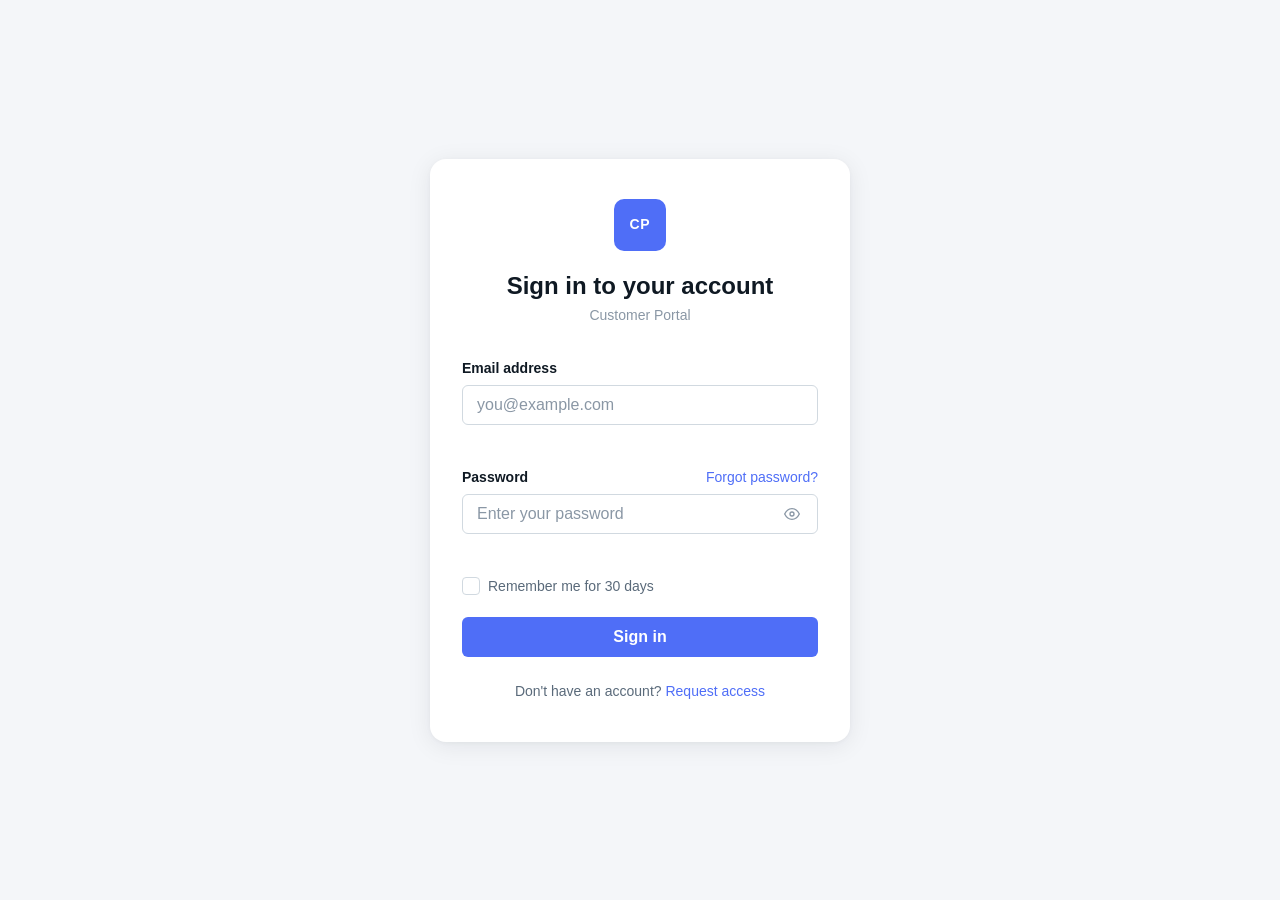
<file: website/index.html>
<!DOCTYPE html>
<html lang="en">
  <head>
    <meta charset="UTF-8" />
    <meta name="viewport" content="width=device-width, initial-scale=1.0" />
    <meta http-equiv="X-UA-Compatible" content="IE=edge" />
    <!--
      Security headers — set these on the server, not in meta tags for full effect.
      Content-Security-Policy: default-src 'self'
      X-Frame-Options: DENY
      X-Content-Type-Options: nosniff
      Referrer-Policy: no-referrer
    -->
    <title>Sign In — Customer Portal</title>
    <link rel="stylesheet" href="styles.css" />
  </head>
  <body>
    <main class="page">
      <div class="card">
        <div class="card__header">
          <div class="logo" aria-hidden="true">CP</div>
          <h1 class="card__title">Sign in to your account</h1>
          <p class="card__subtitle">Customer Portal</p>
        </div>

        <form
          id="loginForm"
          class="form"
          method="POST"
          action="/api/auth/login"
          novalidate
        >
          <!-- CSRF token — populated server-side -->
          <input type="hidden" name="_csrf" value="" />

          <div class="form__group" id="emailGroup">
            <label class="form__label" for="email">Email address</label>
            <input
              class="form__input"
              type="email"
              id="email"
              name="email"
              autocomplete="email"
              inputmode="email"
              placeholder="you@example.com"
              required
              aria-required="true"
              aria-describedby="emailError"
            />
            <span class="form__error" id="emailError" role="alert" aria-live="polite"></span>
          </div>

          <div class="form__group" id="passwordGroup">
            <div class="form__label-row">
              <label class="form__label" for="password">Password</label>
              <a class="form__link" href="/forgot-password">Forgot password?</a>
            </div>
            <div class="form__input-wrapper">
              <input
                class="form__input"
                type="password"
                id="password"
                name="password"
                autocomplete="current-password"
                placeholder="Enter your password"
                required
                aria-required="true"
                aria-describedby="passwordError"
              />
              <button
                type="button"
                class="form__toggle"
                id="togglePassword"
                aria-label="Show password"
                aria-pressed="false"
              >
                <svg class="icon icon--show" aria-hidden="true" focusable="false" viewBox="0 0 24 24" fill="none" stroke="currentColor" stroke-width="2">
                  <path d="M1 12s4-8 11-8 11 8 11 8-4 8-11 8-11-8-11-8z"/>
                  <circle cx="12" cy="12" r="3"/>
                </svg>
                <svg class="icon icon--hide" aria-hidden="true" focusable="false" viewBox="0 0 24 24" fill="none" stroke="currentColor" stroke-width="2" style="display:none">
                  <path d="M17.94 17.94A10.07 10.07 0 0 1 12 20c-7 0-11-8-11-8a18.45 18.45 0 0 1 5.06-5.94"/>
                  <path d="M9.9 4.24A9.12 9.12 0 0 1 12 4c7 0 11 8 11 8a18.5 18.5 0 0 1-2.16 3.19"/>
                  <line x1="1" y1="1" x2="23" y2="23"/>
                </svg>
              </button>
            </div>
            <span class="form__error" id="passwordError" role="alert" aria-live="polite"></span>
          </div>

          <div class="form__group form__group--inline">
            <label class="checkbox">
              <input
                class="checkbox__input"
                type="checkbox"
                id="rememberMe"
                name="rememberMe"
              />
              <span class="checkbox__box" aria-hidden="true"></span>
              <span class="checkbox__label">Remember me for 30 days</span>
            </label>
          </div>

          <div class="form__banner" id="formBanner" role="alert" aria-live="assertive" hidden>
            <svg class="icon" aria-hidden="true" focusable="false" viewBox="0 0 24 24" fill="none" stroke="currentColor" stroke-width="2">
              <circle cx="12" cy="12" r="10"/>
              <line x1="12" y1="8" x2="12" y2="12"/>
              <line x1="12" y1="16" x2="12.01" y2="16"/>
            </svg>
            <span id="formBannerText"></span>
          </div>

          <button class="btn btn--primary" type="submit" id="submitBtn">
            <span class="btn__label">Sign in</span>
            <span class="btn__spinner" aria-hidden="true" hidden></span>
          </button>
        </form>

        <p class="card__footer">
          Don't have an account?
          <a class="form__link" href="/register">Request access</a>
        </p>
      </div>
    </main>
    <script src="login.js"></script>
  </body>
</html>
</file>
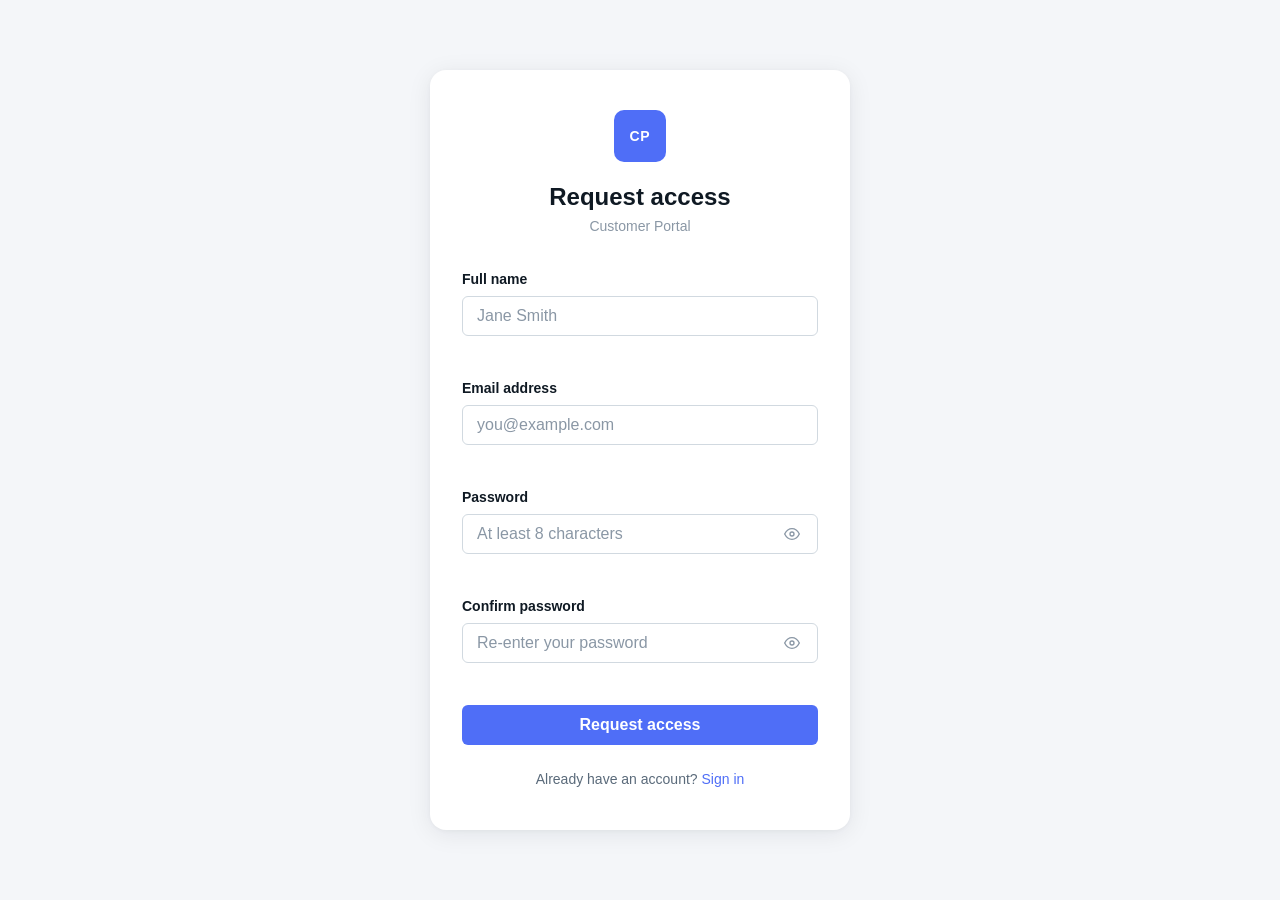
<file: website/register.html>
<!DOCTYPE html>
<html lang="en">
  <head>
    <meta charset="UTF-8" />
    <meta name="viewport" content="width=device-width, initial-scale=1.0" />
    <meta http-equiv="X-UA-Compatible" content="IE=edge" />
    <!--
      Security headers — set these on the server, not in meta tags for full effect.
      Content-Security-Policy: default-src 'self'
      X-Frame-Options: DENY
      X-Content-Type-Options: nosniff
      Referrer-Policy: no-referrer
    -->
    <title>Request Access — Customer Portal</title>
    <link rel="stylesheet" href="styles.css" />
    <style>
      /* Extra right padding for password fields with visibility toggles */
      #confirmPassword {
        padding-right: 2.75rem;
      }
    </style>
  </head>
  <body>
    <main class="page">
      <div class="card">
        <div class="card__header">
          <div class="logo" aria-hidden="true">CP</div>
          <h1 class="card__title">Request access</h1>
          <p class="card__subtitle">Customer Portal</p>
        </div>

        <form
          id="registerForm"
          class="form"
          method="POST"
          action="/api/auth/register"
          novalidate
        >
          <!-- CSRF token — populated server-side -->
          <input type="hidden" name="_csrf" value="" />

          <div class="form__group" id="fullNameGroup">
            <label class="form__label" for="fullName">Full name</label>
            <input
              class="form__input"
              type="text"
              id="fullName"
              name="fullName"
              autocomplete="name"
              placeholder="Jane Smith"
              required
              aria-required="true"
              aria-describedby="fullNameError"
            />
            <span class="form__error" id="fullNameError" role="alert" aria-live="polite"></span>
          </div>

          <div class="form__group" id="emailGroup">
            <label class="form__label" for="email">Email address</label>
            <input
              class="form__input"
              type="email"
              id="email"
              name="email"
              autocomplete="email"
              inputmode="email"
              placeholder="you@example.com"
              required
              aria-required="true"
              aria-describedby="emailError"
            />
            <span class="form__error" id="emailError" role="alert" aria-live="polite"></span>
          </div>

          <div class="form__group" id="passwordGroup">
            <label class="form__label" for="password">Password</label>
            <div class="form__input-wrapper">
              <input
                class="form__input"
                type="password"
                id="password"
                name="password"
                autocomplete="new-password"
                placeholder="At least 8 characters"
                required
                aria-required="true"
                aria-describedby="passwordError"
              />
              <button
                type="button"
                class="form__toggle"
                id="togglePassword"
                aria-label="Show password"
                aria-pressed="false"
              >
                <svg class="icon icon--show" aria-hidden="true" focusable="false" viewBox="0 0 24 24" fill="none" stroke="currentColor" stroke-width="2">
                  <path d="M1 12s4-8 11-8 11 8 11 8-4 8-11 8-11-8-11-8z"/>
                  <circle cx="12" cy="12" r="3"/>
                </svg>
                <svg class="icon icon--hide" aria-hidden="true" focusable="false" viewBox="0 0 24 24" fill="none" stroke="currentColor" stroke-width="2" style="display:none">
                  <path d="M17.94 17.94A10.07 10.07 0 0 1 12 20c-7 0-11-8-11-8a18.45 18.45 0 0 1 5.06-5.94"/>
                  <path d="M9.9 4.24A9.12 9.12 0 0 1 12 4c7 0 11 8 11 8a18.5 18.5 0 0 1-2.16 3.19"/>
                  <line x1="1" y1="1" x2="23" y2="23"/>
                </svg>
              </button>
            </div>
            <span class="form__error" id="passwordError" role="alert" aria-live="polite"></span>
          </div>

          <div class="form__group" id="confirmPasswordGroup">
            <label class="form__label" for="confirmPassword">Confirm password</label>
            <div class="form__input-wrapper">
              <input
                class="form__input"
                type="password"
                id="confirmPassword"
                name="confirmPassword"
                autocomplete="new-password"
                placeholder="Re-enter your password"
                required
                aria-required="true"
                aria-describedby="confirmPasswordError"
              />
              <button
                type="button"
                class="form__toggle"
                id="toggleConfirmPassword"
                aria-label="Show password"
                aria-pressed="false"
              >
                <svg class="icon icon--show" aria-hidden="true" focusable="false" viewBox="0 0 24 24" fill="none" stroke="currentColor" stroke-width="2">
                  <path d="M1 12s4-8 11-8 11 8 11 8-4 8-11 8-11-8-11-8z"/>
                  <circle cx="12" cy="12" r="3"/>
                </svg>
                <svg class="icon icon--hide" aria-hidden="true" focusable="false" viewBox="0 0 24 24" fill="none" stroke="currentColor" stroke-width="2" style="display:none">
                  <path d="M17.94 17.94A10.07 10.07 0 0 1 12 20c-7 0-11-8-11-8a18.45 18.45 0 0 1 5.06-5.94"/>
                  <path d="M9.9 4.24A9.12 9.12 0 0 1 12 4c7 0 11 8 11 8a18.5 18.5 0 0 1-2.16 3.19"/>
                  <line x1="1" y1="1" x2="23" y2="23"/>
                </svg>
              </button>
            </div>
            <span class="form__error" id="confirmPasswordError" role="alert" aria-live="polite"></span>
          </div>

          <div class="form__banner" id="formBanner" role="alert" aria-live="assertive" hidden>
            <svg class="icon" aria-hidden="true" focusable="false" viewBox="0 0 24 24" fill="none" stroke="currentColor" stroke-width="2">
              <circle cx="12" cy="12" r="10"/>
              <line x1="12" y1="8" x2="12" y2="12"/>
              <line x1="12" y1="16" x2="12.01" y2="16"/>
            </svg>
            <span id="formBannerText"></span>
          </div>

          <button class="btn btn--primary" type="submit" id="submitBtn">
            <span class="btn__label">Request access</span>
            <span class="btn__spinner" aria-hidden="true" hidden></span>
          </button>
        </form>

        <div id="successMessage" hidden>
          <p style="text-align:center; color: var(--color-text-secondary); font-size: var(--font-size-sm); line-height: 1.6;">
            Your request has been submitted. We'll review it and be in touch soon.
          </p>
        </div>

        <p class="card__footer">
          Already have an account?
          <a class="form__link" href="index.html">Sign in</a>
        </p>
      </div>
    </main>
    <script src="register.js"></script>
  </body>
</html>
</file>
<file: website/styles.css>
/* ============================================================
   Design tokens
   ============================================================ */
:root {
  --color-bg:           #f4f6f9;
  --color-surface:      #ffffff;
  --color-border:       #d1d9e0;
  --color-border-focus: #4f6ef7;
  --color-border-error: #d93025;

  --color-text-primary:   #0f1923;
  --color-text-secondary: #5a6a7a;
  --color-text-muted:     #8a97a5;
  --color-text-link:      #4f6ef7;
  --color-text-error:     #d93025;
  --color-text-on-btn:    #ffffff;

  --color-btn-bg:         #4f6ef7;
  --color-btn-hover:      #3a57e8;
  --color-btn-active:     #2d46d6;
  --color-btn-disabled:   #a0aec0;

  --color-banner-bg:      #fff3f2;
  --color-banner-border:  #f5c6c3;
  --color-banner-text:    #9b1c1c;

  --color-logo-bg:        #4f6ef7;
  --color-logo-text:      #ffffff;

  --radius-sm:   6px;
  --radius-md:   10px;
  --radius-lg:   16px;
  --radius-full: 9999px;

  --shadow-card: 0 4px 24px rgba(15, 25, 35, 0.08), 0 1px 4px rgba(15, 25, 35, 0.04);
  --shadow-focus: 0 0 0 3px rgba(79, 110, 247, 0.25);
  --shadow-focus-error: 0 0 0 3px rgba(217, 48, 37, 0.2);

  --font-family: -apple-system, BlinkMacSystemFont, "Segoe UI", Roboto,
    "Helvetica Neue", Arial, sans-serif;
  --font-size-xs:  0.75rem;
  --font-size-sm:  0.875rem;
  --font-size-md:  1rem;
  --font-size-lg:  1.25rem;
  --font-size-xl:  1.5rem;

  --transition: 150ms ease;
}

/* ============================================================
   Reset & base
   ============================================================ */
*,
*::before,
*::after {
  box-sizing: border-box;
  margin: 0;
  padding: 0;
}

html {
  font-size: 16px;
  -webkit-text-size-adjust: 100%;
}

body {
  font-family: var(--font-family);
  font-size: var(--font-size-md);
  color: var(--color-text-primary);
  background-color: var(--color-bg);
  line-height: 1.5;
  min-height: 100dvh;
}

a {
  color: var(--color-text-link);
  text-decoration: none;
}

a:hover {
  text-decoration: underline;
}

a:focus-visible {
  outline: 2px solid var(--color-border-focus);
  outline-offset: 2px;
  border-radius: 2px;
}

/* ============================================================
   Page layout
   ============================================================ */
.page {
  display: flex;
  align-items: center;
  justify-content: center;
  min-height: 100dvh;
  padding: 1.5rem;
}

/* ============================================================
   Card
   ============================================================ */
.card {
  background: var(--color-surface);
  border-radius: var(--radius-lg);
  box-shadow: var(--shadow-card);
  padding: 2.5rem 2rem;
  width: 100%;
  max-width: 420px;
}

.card__header {
  text-align: center;
  margin-bottom: 2rem;
}

.logo {
  display: inline-flex;
  align-items: center;
  justify-content: center;
  width: 52px;
  height: 52px;
  border-radius: var(--radius-md);
  background: var(--color-logo-bg);
  color: var(--color-logo-text);
  font-size: var(--font-size-sm);
  font-weight: 700;
  letter-spacing: 0.05em;
  margin-bottom: 1.25rem;
}

.card__title {
  font-size: var(--font-size-xl);
  font-weight: 700;
  color: var(--color-text-primary);
  line-height: 1.25;
  margin-bottom: 0.25rem;
}

.card__subtitle {
  font-size: var(--font-size-sm);
  color: var(--color-text-muted);
}

.card__footer {
  margin-top: 1.5rem;
  text-align: center;
  font-size: var(--font-size-sm);
  color: var(--color-text-secondary);
}

/* ============================================================
   Form
   ============================================================ */
.form {
  display: flex;
  flex-direction: column;
  gap: 1.25rem;
}

.form__group {
  display: flex;
  flex-direction: column;
  gap: 0.375rem;
}

.form__group--inline {
  flex-direction: row;
  align-items: center;
}

.form__label-row {
  display: flex;
  align-items: center;
  justify-content: space-between;
}

.form__label {
  font-size: var(--font-size-sm);
  font-weight: 600;
  color: var(--color-text-primary);
}

.form__link {
  font-size: var(--font-size-sm);
}

.form__input-wrapper {
  position: relative;
}

.form__input {
  width: 100%;
  padding: 0.625rem 0.875rem;
  font-family: var(--font-family);
  font-size: var(--font-size-md);
  color: var(--color-text-primary);
  background: var(--color-surface);
  border: 1.5px solid var(--color-border);
  border-radius: var(--radius-sm);
  outline: none;
  transition: border-color var(--transition), box-shadow var(--transition);
  appearance: none;
}

.form__input::placeholder {
  color: var(--color-text-muted);
}

.form__input:hover:not(:disabled) {
  border-color: #a0aec0;
}

.form__input:focus {
  border-color: var(--color-border-focus);
  box-shadow: var(--shadow-focus);
}

/* Password field — extra right padding for toggle button */
#password {
  padding-right: 2.75rem;
}

/* Error state */
.form__group--error .form__input {
  border-color: var(--color-border-error);
}

.form__group--error .form__input:focus {
  box-shadow: var(--shadow-focus-error);
}

.form__error {
  font-size: var(--font-size-xs);
  color: var(--color-text-error);
  min-height: 1rem;
  font-weight: 500;
}

/* Password visibility toggle */
.form__toggle {
  position: absolute;
  right: 0.625rem;
  top: 50%;
  transform: translateY(-50%);
  display: flex;
  align-items: center;
  justify-content: center;
  width: 2rem;
  height: 2rem;
  background: none;
  border: none;
  border-radius: var(--radius-sm);
  color: var(--color-text-muted);
  cursor: pointer;
  padding: 0;
  transition: color var(--transition);
}

.form__toggle:hover {
  color: var(--color-text-secondary);
}

.form__toggle:focus-visible {
  outline: 2px solid var(--color-border-focus);
  outline-offset: 1px;
}

/* Form-level error banner */
.form__banner {
  display: flex;
  align-items: flex-start;
  gap: 0.5rem;
  padding: 0.75rem 1rem;
  background: var(--color-banner-bg);
  border: 1px solid var(--color-banner-border);
  border-radius: var(--radius-sm);
  font-size: var(--font-size-sm);
  color: var(--color-banner-text);
  font-weight: 500;
}

.form__banner[hidden] {
  display: none;
}

.form__banner .icon {
  flex-shrink: 0;
  margin-top: 1px;
}

/* ============================================================
   Checkbox
   ============================================================ */
.checkbox {
  display: flex;
  align-items: center;
  gap: 0.5rem;
  cursor: pointer;
  user-select: none;
}

.checkbox__input {
  position: absolute;
  opacity: 0;
  width: 0;
  height: 0;
}

.checkbox__box {
  display: flex;
  align-items: center;
  justify-content: center;
  width: 1.125rem;
  height: 1.125rem;
  flex-shrink: 0;
  border: 1.5px solid var(--color-border);
  border-radius: 4px;
  background: var(--color-surface);
  transition: border-color var(--transition), background var(--transition);
}

.checkbox__box::after {
  content: "";
  display: none;
  width: 5px;
  height: 9px;
  border: 2px solid #fff;
  border-top: none;
  border-left: none;
  transform: rotate(45deg) translate(-1px, -1px);
}

.checkbox__input:checked + .checkbox__box {
  background: var(--color-btn-bg);
  border-color: var(--color-btn-bg);
}

.checkbox__input:checked + .checkbox__box::after {
  display: block;
}

.checkbox__input:focus-visible + .checkbox__box {
  outline: 2px solid var(--color-border-focus);
  outline-offset: 2px;
}

.checkbox__label {
  font-size: var(--font-size-sm);
  color: var(--color-text-secondary);
}

/* ============================================================
   Button
   ============================================================ */
.btn {
  display: flex;
  align-items: center;
  justify-content: center;
  gap: 0.5rem;
  width: 100%;
  padding: 0.6875rem 1.25rem;
  font-family: var(--font-family);
  font-size: var(--font-size-md);
  font-weight: 600;
  border-radius: var(--radius-sm);
  border: none;
  cursor: pointer;
  transition: background-color var(--transition), opacity var(--transition);
  outline: none;
  text-align: center;
}

.btn--primary {
  background: var(--color-btn-bg);
  color: var(--color-text-on-btn);
}

.btn--primary:hover:not(:disabled) {
  background: var(--color-btn-hover);
}

.btn--primary:active:not(:disabled) {
  background: var(--color-btn-active);
}

.btn--primary:focus-visible {
  box-shadow: var(--shadow-focus);
}

.btn:disabled {
  background: var(--color-btn-disabled);
  cursor: not-allowed;
}

/* Spinner */
.btn__spinner {
  width: 1.125rem;
  height: 1.125rem;
  border: 2px solid rgba(255, 255, 255, 0.35);
  border-top-color: #fff;
  border-radius: var(--radius-full);
  animation: spin 0.65s linear infinite;
  flex-shrink: 0;
}

.btn__spinner[hidden] {
  display: none;
}

@keyframes spin {
  to { transform: rotate(360deg); }
}

/* ============================================================
   Icons
   ============================================================ */
.icon {
  width: 1rem;
  height: 1rem;
  flex-shrink: 0;
}

/* ============================================================
   Responsive
   ============================================================ */
@media (max-width: 480px) {
  .card {
    padding: 2rem 1.25rem;
    border-radius: var(--radius-md);
    box-shadow: none;
    border: 1px solid var(--color-border);
  }

  .card__title {
    font-size: var(--font-size-lg);
  }
}

@media (prefers-reduced-motion: reduce) {
  *,
  *::before,
  *::after {
    transition-duration: 0.01ms !important;
    animation-duration: 0.01ms !important;
  }
}
</file>
